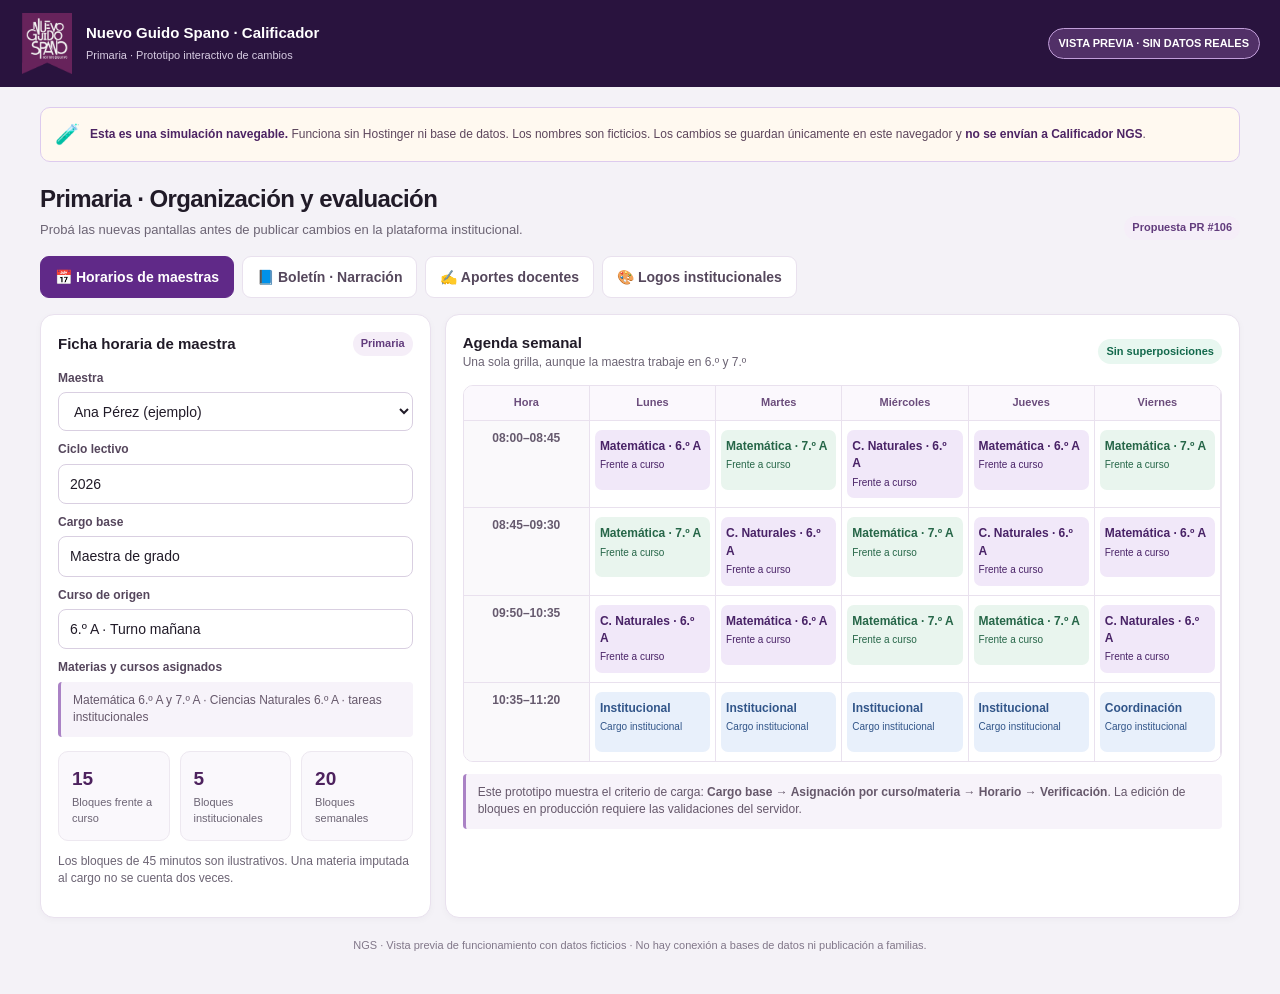
<file: ngs-primaria-demo/index.html>
<!doctype html>
<html lang="es">
<head>
<meta charset="UTF-8" />
<meta name="viewport" content="width=device-width, initial-scale=1" />
<meta name="robots" content="noindex, nofollow" />
<meta name="description" content="Demostración interactiva de Primaria NGS, sin acceso a datos reales." />
<title>NGS | Vista previa de Primaria: horarios y narraciones</title>
<style>
:root{--purple:#602988;--dark:#29133e;--pale:#f7f3fa;--line:#e9e1ee;--ink:#211b28;--muted:#6c6474;--green:#13694c;--blue:#31599d;--amber:#b66b1c;--white:#fff;--radius:14px}*{box-sizing:border-box}body{margin:0;background:#f4f2f7;color:var(--ink);font-family:Inter,"Segoe UI",Arial,sans-serif;line-height:1.45;font-size:14px}button,select,input,textarea{font:inherit}button{cursor:pointer}button:focus-visible,select:focus-visible,textarea:focus-visible{outline:3px solid #c4a8df;outline-offset:2px}.top{background:var(--dark);color:white;min-height:70px;display:flex;align-items:center;justify-content:space-between;gap:10px;padding:13px max(20px,calc((100vw - 1240px)/2))}.brand{display:flex;align-items:center;gap:12px}.logo{border:1px solid #a88cba;background:white;color:var(--purple);font-size:14px;font-weight:900;border-radius:9px;width:42px;height:42px;display:grid;place-items:center;letter-spacing:-1px}.brand strong{display:block;font-size:15px}.brand span{font-size:11px;color:#d8cde3}.preview-badge{border:1px solid #c19ed9;border-radius:100px;font-size:11px;font-weight:750;padding:7px 10px;background:#513067;white-space:nowrap}.wrap{max-width:1240px;margin:0 auto;padding:20px}.alert{border:1px solid #ddcbee;background:#fff9f0;padding:12px 14px;color:#5d465c;border-radius:10px;display:flex;align-items:center;gap:10px;font-size:12px}.alert b{color:#4d2463}.hero{margin:20px 0 16px;display:flex;align-items:end;justify-content:space-between;gap:15px}.hero h1{margin:0;font-size:24px;letter-spacing:-.6px}.hero p{margin:4px 0 0;color:var(--muted);font-size:13px}.tabs{display:flex;gap:8px;flex-wrap:wrap;padding-bottom:16px}.tab{border:1px solid var(--line);border-radius:9px;padding:10px 14px;background:#fff;color:#55475c;font-weight:750}.tab[aria-selected=true]{background:var(--purple);color:white;border-color:var(--purple)}.view{display:none}.view.active{display:block}.grid{display:grid;grid-template-columns:repeat(12,minmax(0,1fr));gap:14px}.card{border:1px solid var(--line);background:white;border-radius:var(--radius);box-shadow:0 2px 7px #25143308;padding:17px}.card h2{font-size:15px;margin:0 0 12px}.card h3{font-size:13px;margin:0 0 8px}.sub{color:var(--muted);font-size:12px}.field{display:flex;flex-direction:column;gap:5px;min-width:0}.field label{font-size:12px;font-weight:750;color:#55465c}select,input,textarea{min-height:39px;border-radius:8px;border:1px solid #d9cfe1;background:white;padding:9px 11px;color:var(--ink);max-width:100%;width:100%}textarea{min-height:148px;resize:vertical;line-height:1.65}select:disabled,textarea:disabled{background:#f7f5f8;color:#79717b}.button{border-radius:8px;border:1px solid #d9c9e6;background:#fff;color:var(--purple);padding:9px 12px;font-weight:750}.button.primary{background:var(--purple);border-color:var(--purple);color:white}.button.green{background:var(--green);border-color:var(--green);color:white}.button.warn{background:#fff9ed;color:#8b560c;border-color:#f2d9ad}.button:disabled{opacity:.45;cursor:not-allowed}.row{display:flex;align-items:center;gap:9px;flex-wrap:wrap}.between{justify-content:space-between}.kv{border-radius:10px;background:#faf8fc;border:1px solid #ede8f0;padding:13px}.kv b{display:block;font-size:19px;color:#4d225e}.kv span{display:block;font-size:11px;color:var(--muted);margin-top:3px}.stats{display:grid;grid-template-columns:repeat(3,1fr);gap:10px;margin-top:14px}.pill{font-size:11px;font-weight:750;border-radius:40px;padding:4px 8px;background:#f5eef8;color:#623c7d}.pill.green{background:#e8f7f0;color:#126548}.pill.orange{background:#fff2d9;color:#95600d}.small-note{background:var(--pale);border-left:3px solid #aa82c5;padding:10px 12px;border-radius:4px;font-size:12px;color:#66586b}.section-title{display:flex;align-items:center;justify-content:space-between;gap:10px;margin-bottom:14px}.section-title h2{margin:0}.schedule-scroll{overflow:auto;border:1px solid var(--line);border-radius:10px}.schedule{min-width:600px;border-collapse:separate;border-spacing:0;width:100%;table-layout:fixed;font-size:12px}.schedule th,.schedule td{padding:9px 5px;border-bottom:1px solid var(--line);border-right:1px solid var(--line);vertical-align:top;text-align:center}.schedule th{background:#fbf8fd;color:#6b4d7c;font-size:11px}.schedule tr:last-child td{border-bottom:0}.schedule tr td:first-child{font-weight:700;color:#665a6e;background:#faf9fb;width:65px}.lesson{padding:8px 5px;border-radius:7px;text-align:left;min-height:60px;background:#f1e8f9;color:#492367}.lesson b,.lesson span{display:block}.lesson span{font-size:10px;margin-top:3px}.lesson.inst{background:#e8f0fb;color:#315589}.lesson.other{background:#e9f5ee;color:#266648}.lesson.blank{background:#fafafa;color:#a8a1ad}.column-stack{display:flex;flex-direction:column;gap:10px}.contrib{padding:11px 12px;border:1px solid var(--line);border-radius:9px;background:#faf9fc;margin-bottom:9px}.contrib b{font-size:12px}.contrib p{white-space:pre-wrap;margin:5px 0 0;font-size:12px;color:#56505d}.note-status{font-size:12px;color:var(--muted)}.note-status strong{color:var(--purple)}.completion{font-size:11px;padding:5px 8px;border-radius:100px;font-weight:700}.completion.pending{color:#8d5a12;background:#fff2df}.completion.valid{color:#13694c;background:#e8f7f0}.preview{background:#fff;box-shadow:0 12px 45px #2112292e;border-radius:13px;padding:23px;max-width:660px;margin:0 auto}.preview h1{text-align:center;font-size:21px;color:#47265c}.preview h2{font-size:14px;margin:23px 0 8px;border-bottom:1px solid #ded3e7;padding-bottom:6px}.preview p{white-space:pre-wrap}.preview table{border-collapse:collapse;width:100%;font-size:12px}.preview td{padding:9px 6px;border-bottom:1px solid #eee}.overlay{display:none;position:fixed;inset:0;background:#120c1ac2;z-index:30;padding:18px;overflow:auto}.overlay.open{display:block}.overlaybar{max-width:720px;margin:0 auto 10px;display:flex;justify-content:space-between;align-items:center;color:#fff;gap:12px}.overlaybar button{background:#fff;color:#271337}.toast{position:fixed;right:18px;bottom:18px;padding:13px 17px;background:#29133e;color:white;border-radius:10px;box-shadow:0 8px 30px #2112294d;z-index:50;display:none;max-width:min(430px,calc(100vw - 36px))}.footer{font-size:11px;color:#817789;padding:20px 0;text-align:center}@media(max-width:850px){.wrap{padding:12px}.top{padding:12px}.grid{gap:10px}.full-m{grid-column:1/-1!important}.hero h1{font-size:21px}.tab{font-size:12px;padding:9px 11px}}@media(max-width:580px){.stats{grid-template-columns:1fr 1fr 1fr;gap:6px}.kv{padding:9px}.kv b{font-size:16px}.card{padding:12px}.hero{align-items:start}.preview-badge{font-size:9px;padding:6px 7px}.brand span{display:none}.grid{display:block}.grid>.card{margin-bottom:12px}.section-title{align-items:start}.row{gap:6px}.button{font-size:12px;padding:9px 10px}}@media print{.top,.tabs,.alert,.hero,.footer,.overlaybar{display:none!important}.overlay{position:static;background:white;padding:0;display:block!important}.preview{box-shadow:none;max-width:none}.wrap{display:none}}

.brand img.logo{width:54px!important;min-width:54px!important;height:61px!important;object-fit:contain!important;background:transparent!important;border:0!important;border-radius:0!important;box-shadow:none!important;display:block!important;}
.preview-brand{display:flex;align-items:center;gap:18px;border-bottom:2px solid #e0d2e7;padding-bottom:15px;margin-bottom:13px;}
.preview-brand>img{display:block;width:74px;height:91px;object-fit:contain;flex:0 0 auto;}
.preview-brand h1{margin:0 0 5px;text-align:left;font-size:19px;}
.logo-grid{display:grid;grid-template-columns:repeat(2,minmax(0,1fr));gap:18px;margin:14px 0;}
.logo-choice{display:block;cursor:pointer;}
.logo-choice>input{width:auto;margin-right:8px;vertical-align:top;}
.logo-choice>span{display:inline-flex;flex-direction:column;gap:7px;width:calc(100% - 30px);border:1px solid #e3d6ee;border-radius:14px;padding:16px;align-items:center;background:#fbf9fd;}
.logo-choice:has(input:checked)>span{border:2px solid #602988;background:#f9f3fc;}
.logo-choice img{height:210px;max-width:100%;object-fit:contain;}
.logo-choice strong{font-size:15px;color:#53296d;}.logo-choice small{text-align:center;color:#6b6470;}
@media(max-width:580px){.logo-grid{grid-template-columns:1fr}.brand img.logo{width:44px!important;height:52px!important;min-width:44px!important}.preview-brand>img{width:60px;height:78px}}
</style>
</head>
<body>
<header class="top"><div class="brand"><img id="brandLogo" class="logo" alt="Logo institucional Nuevo Guido Spano" src="[data-uri]" /><div><strong>Nuevo Guido Spano · Calificador</strong><span>Primaria · Prototipo interactivo de cambios</span></div></div><div class="preview-badge">VISTA PREVIA · SIN DATOS REALES</div></header>
<main class="wrap"><div class="alert"><span style="font-size:20px">🧪</span><div><b>Esta es una simulación navegable.</b> Funciona sin Hostinger ni base de datos. Los nombres son ficticios. Los cambios se guardan únicamente en este navegador y <b>no se envían a Calificador NGS</b>.</div></div>
<div class="hero"><div><h1>Primaria · Organización y evaluación</h1><p>Probá las nuevas pantallas antes de publicar cambios en la plataforma institucional.</p></div><span class="pill">Propuesta PR #106</span></div>
<nav class="tabs" role="tablist" aria-label="Vistas del prototipo"><button class="tab" data-view="horarios" role="tab" aria-selected="true">📅 Horarios de maestras</button><button class="tab" data-view="boletines" role="tab" aria-selected="false">📘 Boletín · Narración</button><button class="tab" data-view="docentes" role="tab" aria-selected="false">✍️ Aportes docentes</button><button class="tab" data-view="logos" role="tab" aria-selected="false">🎨 Logos institucionales</button></nav>
<section id="horarios" class="view active" aria-label="Horarios de maestras"><div class="grid"><div class="card full-m" style="grid-column:span 4"><div class="section-title"><h2>Ficha horaria de maestra</h2><span class="pill">Primaria</span></div><div class="column-stack"><div class="field"><label>Maestra</label><select id="horTeacher"><option value="ana">Ana Pérez (ejemplo)</option><option value="laura">Laura Díaz (ejemplo)</option></select></div><div class="field"><label>Ciclo lectivo</label><input value="2026" disabled></div><div class="field"><label>Cargo base</label><input id="horCharge" disabled></div><div class="field"><label>Curso de origen</label><input id="horOrigin" disabled></div><div class="field"><label>Materias y cursos asignados</label><div class="small-note" id="horAssignments"></div></div></div><div class="stats"><div class="kv"><b>15</b><span>Bloques frente a curso</span></div><div class="kv"><b>5</b><span>Bloques institucionales</span></div><div class="kv"><b>20</b><span>Bloques semanales</span></div></div><p class="sub">Los bloques de 45 minutos son ilustrativos. Una materia imputada al cargo no se cuenta dos veces.</p></div><div class="card full-m" style="grid-column:span 8"><div class="section-title"><div><h2>Agenda semanal</h2><div class="sub">Una sola grilla, aunque la maestra trabaje en 6.º y 7.º</div></div><span class="completion valid">Sin superposiciones</span></div><div class="schedule-scroll"><table class="schedule"><thead><tr><th>Hora</th><th>Lunes</th><th>Martes</th><th>Miércoles</th><th>Jueves</th><th>Viernes</th></tr></thead><tbody id="horGrid"></tbody></table></div><p class="small-note">Este prototipo muestra el criterio de carga: <strong>Cargo base → Asignación por curso/materia → Horario → Verificación</strong>. La edición de bloques en producción requiere las validaciones del servidor.</p></div></div></section>
<section id="boletines" class="view" aria-label="Boletín con narración"><div class="grid"><div class="card full-m" style="grid-column:span 4"><div class="section-title"><h2>Boletín del estudiante</h2><span class="pill">Primaria</span></div><div class="column-stack"><div class="field"><label>Estudiante</label><select id="bulStudent"><option value="martina">Martina Ríos · 6.º A</option><option value="lucas">Lucas Fernández · 6.º A</option></select></div><div class="field"><label>Bimestre</label><select id="bulPeriod"><option value="1">1.º bimestre</option><option value="2">2.º bimestre</option><option value="3">3.º bimestre</option><option value="4">4.º bimestre</option></select></div><div class="field"><label>Maestra referente del curso</label><select id="bulReference"><option value="ana">Ana Pérez</option><option value="laura">Laura Díaz</option></select></div><div class="small-note">La referente consolida la narración final; las otras docentes pueden aportar observaciones.</div><div class="field"><label>Estado de la narración</label><div id="bulStatus" class="note-status"></div></div></div></div><div class="card full-m" style="grid-column:span 8"><div class="section-title"><div><h2>Narración pedagógica del bimestre <span style="color:#a52e4c">*</span></h2><div class="sub">Obligatoria para validar el cierre, independiente del informe descriptivo.</div></div><span class="completion pending" id="bulBadge">Pendiente</span></div><p class="sub">Describí avances en los aprendizajes, acompañamientos y desafíos del próximo período con lenguaje pedagógico propio de la escuela.</p><div class="field"><label for="bulText">Narración individual</label><textarea id="bulText" maxlength="6000" placeholder="Durante este bimestre se observaron avances en..."></textarea></div><div class="row between" style="margin-top:7px"><span class="sub" id="bulCounter">0 / 6000 caracteres</span><span class="sub">Mínimo para validar: 30 caracteres</span></div><div class="row" style="margin:14px 0 0"><button class="button primary" id="bulSave">Guardar borrador</button><button class="button green" id="bulValidate">Validar narración</button><button class="button warn" id="bulRectify">Rectificar</button><button class="button" id="bulPreview">Vista previa del boletín</button></div><p class="note-status" id="bulVersion" style="margin-bottom:0"></p></div><div class="card full-m" style="grid-column:span 8"><h2>Contribuciones de las docentes al bimestre</h2><div id="bulContribs"></div></div><div class="card full-m" style="grid-column:span 4"><h2>Informe descriptivo</h2><p class="sub">Sigue siendo un documento separado y opcional, asociado a la trayectoria del estudiante. No reemplaza la narración del boletín.</p><div class="kv"><b>Documento complementario</b><span>Se conserva su historial propio.</span></div></div></div></section>
<section id="docentes" class="view" aria-label="Aportes docentes"><div class="grid"><div class="card full-m" style="grid-column:span 4"><h2>Portal docente · Primaria</h2><div class="column-stack"><div class="field"><label>Docente</label><select id="docTeacher"><option value="ana">Ana Pérez · Matemática</option><option value="laura">Laura Díaz · Prácticas del Lenguaje</option></select></div><div class="field"><label>Estudiante</label><select id="docStudent"><option value="martina">Martina Ríos</option><option value="lucas">Lucas Fernández</option></select></div><div class="field"><label>Bimestre</label><select id="docPeriod"><option value="1">1.º bimestre</option><option value="2">2.º bimestre</option><option value="3">3.º bimestre</option><option value="4">4.º bimestre</option></select></div></div></div><div class="card full-m" style="grid-column:span 8"><div class="section-title"><h2>Aporte a la narración</h2><span class="pill">Colaborativo</span></div><p class="sub">Cada maestra guarda su aporte por separado. No modifica la narración final que valida Conducción.</p><div class="field"><label for="docText">Observaciones del área o de la trayectoria</label><textarea id="docText" placeholder="La estudiante avanzó en..."></textarea></div><div class="row" style="margin-top:12px"><button class="button primary" id="docSave">Guardar aporte</button><span class="sub" id="docSaved"></span></div></div></div></section>

<section id="logos" class="view" aria-label="Comparación de logos institucionales">
 <div class="card">
  <div class="section-title"><h2>Identidad visual de Nuevo Guido Spano</h2><span class="pill">Previsualización, no cambia producción</span></div>
  <p class="sub">Ambos son archivos institucionales facilitados anteriormente. La variante violeta mantiene coherencia con el diseño actual; podés comparar y cambiar cómo se ve en la maqueta y el boletín.</p>
  <div class="logo-grid">
   <label class="logo-choice"><input type="radio" name="logoVersion" value="violeta" checked /><span><img src="[data-uri]" alt="Logo institucional violeta"><strong>Violeta</strong><small>Opción predeterminada para Calificador</small></span></label>
   <label class="logo-choice"><input type="radio" name="logoVersion" value="magenta" /><span><img src="[data-uri]" alt="Logo institucional magenta"><strong>Magenta</strong><small>Variante alternativa institucional</small></span></label>
  </div>
  <div class="small-note">El logo tiene proporción vertical; se muestra completo, sin recorte. Esta pantalla sustituye al recuadro ficticio «NGS» que tenía la maqueta anterior.</div>
 </div>
</section>
<div class="footer">NGS · Vista previa de funcionamiento con datos ficticios · No hay conexión a bases de datos ni publicación a familias.</div></main>
<div class="overlay" id="previewOverlay" role="dialog" aria-modal="true" aria-label="Vista previa de boletín"><div class="overlaybar"><strong>Vista previa · documento no publicado</strong><div class="row"><button class="button" id="previewPrint">Imprimir/PDF</button><button class="button" id="previewClose">Cerrar</button></div></div><div class="preview" id="previewDoc"></div></div>
<div class="toast" id="toast" role="status"></div>
<script>
(function(){'use strict';const $=s=>document.querySelector(s),$$=s=>Array.from(document.querySelectorAll(s));const initial='Durante este bimestre se observaron avances en la autonomía, la participación y la resolución de actividades. Se propone continuar fortaleciendo la organización de las tareas, el intercambio con otros y la revisión de sus producciones.';
const names={martina:'Martina Ríos',lucas:'Lucas Fernández'},teacherNames={ana:'Ana Pérez',laura:'Laura Díaz'};let state={narrations:{'martina:2':{text:initial,status:'draft',version:0,versions:[]}},contributions:{'martina:2:ana':'En Matemática se observaron avances en la resolución de problemas y la explicación de estrategias.', 'martina:2:laura':'En Prácticas del Lenguaje mejoró la lectura compartida y la revisión de textos.'},reference:'ana'};try{let stored=localStorage.getItem('ngs-primaria-preview-v1');if(stored){let data=JSON.parse(stored);if(data&&typeof data==='object')state={...state,...data}}}catch(e){}function persist(){try{localStorage.setItem('ngs-primaria-preview-v1',JSON.stringify(state))}catch(e){}}function esc(t){return String(t==null?'':t).replace(/[&<>"']/g,c=>({'&':'&amp;','<':'&lt;','>':'&gt;','"':'&quot;',"'":'&#39;'}[c]))}function toast(t){const x=$('#toast');x.textContent=t;x.style.display='block';clearTimeout(toast.t);toast.t=setTimeout(()=>x.style.display='none',3400)}function key(s,p){return s+':'+p}function nowRecord(){return state.narrations[key($('#bulStudent').value,$('#bulPeriod').value)]||{text:'',status:'empty',version:0,versions:[]}}function student(){return $('#bulStudent').value}function period(){return $('#bulPeriod').value}function periodLabel(id){return id+'º bimestre'}
$$('.tab').forEach(b=>b.addEventListener('click',()=>{const id=b.dataset.view;$$('.tab').forEach(t=>t.setAttribute('aria-selected',String(t===b)));$$('.view').forEach(v=>v.classList.toggle('active',v.id===id));if(id==='boletines')renderBulletin();if(id==='docentes')renderDocContribution()}));
const schedule={ana:{cargo:'Maestra de grado',origin:'6.º A · Turno mañana',assign:'Matemática 6.º A y 7.º A · Ciencias Naturales 6.º A · tareas institucionales',grid:[['Matemática · 6.º A','Matemática · 7.º A','C. Naturales · 6.º A','Matemática · 6.º A','Matemática · 7.º A'],['Matemática · 7.º A','C. Naturales · 6.º A','Matemática · 7.º A','C. Naturales · 6.º A','Matemática · 6.º A'],['C. Naturales · 6.º A','Matemática · 6.º A','Matemática · 7.º A','Matemática · 7.º A','C. Naturales · 6.º A'],['Institucional','Institucional','Institucional','Institucional','Coordinación']]},laura:{cargo:'Maestra de grado',origin:'7.º A · Turno mañana',assign:'Prácticas del Lenguaje 6.º A y 7.º A · Ciencias Sociales 7.º A · tareas institucionales',grid:[['Lengua · 7.º A','Lengua · 6.º A','C. Sociales · 7.º A','Lengua · 7.º A','Lengua · 6.º A'],['Lengua · 6.º A','C. Sociales · 7.º A','Lengua · 6.º A','C. Sociales · 7.º A','Lengua · 7.º A'],['C. Sociales · 7.º A','Lengua · 7.º A','Lengua · 6.º A','Lengua · 6.º A','C. Sociales · 7.º A'],['Institucional','Institucional','Institucional','Institucional','Coordinación']]}};
function renderHours(){const h=schedule[$('#horTeacher').value];$('#horCharge').value=h.cargo;$('#horOrigin').value=h.origin;$('#horAssignments').textContent=h.assign;$('#horGrid').innerHTML=h.grid.map((r,i)=>'<tr><td>'+['08:00–08:45','08:45–09:30','09:50–10:35','10:35–11:20'][i]+'</td>'+r.map(t=>'<td><div class="lesson '+(t==='Institucional'||t==='Coordinación'?'inst':t.includes('7.º')?'other':'')+'"><b>'+esc(t)+'</b><span>'+(/Institucional|Coordinación/.test(t)?'Cargo institucional':'Frente a curso')+'</span></div></td>').join('')+'</tr>').join('')}$('#horTeacher').addEventListener('change',renderHours);renderHours();
function renderContrib(){const s=student(),p=period();let list=Object.entries(state.contributions).filter(([k])=>k.startsWith(key(s,p)+':')).map(([k,v])=>({teacher:k.split(':')[2],text:v}));$('#bulContribs').innerHTML=list.length?list.map(c=>'<div class="contrib"><b>'+esc(teacherNames[c.teacher]||c.teacher)+'</b><p>'+esc(c.text)+'</p></div>').join(''):'<div class="sub">Todavía no hay aportes cargados para este bimestre.</div>'}
function renderBulletin(){const n=nowRecord();$('#bulText').value=n.text;$('#bulText').disabled=n.status==='validated';$('#bulCounter').textContent=n.text.length+' / 6000 caracteres';$('#bulReference').value=state.reference;$('#bulStatus').innerHTML=n.status==='validated'?'<strong>Validada</strong> · lista para el cierre':n.status==='draft'?'<strong>Borrador</strong> · requiere validación':'<strong>Sin iniciar</strong> · narración pendiente';$('#bulVersion').textContent=n.version?'Versión validada: '+n.version+'. Las versiones anteriores se conservan en esta simulación.':'Sin versiones oficiales';const badge=$('#bulBadge');badge.className='completion '+(n.status==='validated'?'valid':'pending');badge.textContent=n.status==='validated'?'Validada':n.status==='draft'?'Borrador':'Pendiente';$('#bulSave').disabled=n.status==='validated';$('#bulValidate').disabled=n.status==='validated';$('#bulRectify').disabled=n.status!=='validated';renderContrib()}
['bulStudent','bulPeriod'].forEach(id=>$('#'+id).addEventListener('change',renderBulletin));$('#bulReference').addEventListener('change',()=>{state.reference=$('#bulReference').value;persist();toast('Referente actualizada en esta demostración')});$('#bulText').addEventListener('input',()=>$('#bulCounter').textContent=$('#bulText').value.length+' / 6000 caracteres');$('#bulSave').addEventListener('click',()=>{const k=key(student(),period());const n=nowRecord();state.narrations[k]={...n,text:$('#bulText').value,status:'draft'};persist();renderBulletin();toast('Borrador guardado en este navegador')});$('#bulValidate').addEventListener('click',()=>{const value=$('#bulText').value.trim();if(value.length<30){toast('Para validar, escribí una narración de al menos 30 caracteres.');return}const k=key(student(),period());const n=nowRecord();const version=(n.version||0)+1;state.narrations[k]={...n,text:value,version,status:'validated',versions:[...(n.versions||[]),{version,text:value,at:new Date().toISOString()}]};persist();renderBulletin();toast('Narración validada (simulación) · versión '+version)});$('#bulRectify').addEventListener('click',()=>{const k=key(student(),period()),n=nowRecord();if(n.status!=='validated')return;state.narrations[k]={...n,status:'draft'};persist();renderBulletin();toast('Rectificación abierta, versión anterior conservada')});
function renderDocContribution(){let k=key($('#docStudent').value,$('#docPeriod').value)+':'+$('#docTeacher').value;$('#docText').value=state.contributions[k]||'';$('#docSaved').textContent=state.contributions[k]?'Aporte guardado anteriormente':'Sin aporte guardado'}['docTeacher','docStudent','docPeriod'].forEach(id=>$('#'+id).addEventListener('change',renderDocContribution));$('#docSave').addEventListener('click',()=>{const k=key($('#docStudent').value,$('#docPeriod').value)+':'+$('#docTeacher').value;state.contributions[k]=$('#docText').value.trim();persist();$('#docSaved').textContent='Aporte guardado localmente';toast('Aporte docente guardado, sin afectar la narración final')});
$('#bulPreview').addEventListener('click',()=>{let n=nowRecord(),p=period(),s=student();$('#previewDoc').innerHTML='<div class="preview-brand"><img alt="Logo institucional Nuevo Guido Spano" src="'+$('#brandLogo').src+'"><div><h1>Nuevo Guido Spano</h1><div style="text-align:left;color:#75677e;font-size:12px">Boletín · Primaria · Ciclo 2026<br>VISTA PREVIA DE PRUEBA · NO PUBLICADO</div></div></div><h2>Datos del estudiante</h2><p><strong>'+esc(names[s])+'</strong><br>6.º grado A · '+esc(periodLabel(p))+'</p><h2>Valoraciones pedagógicas</h2><table><tr><td>Prácticas del Lenguaje</td><td>En proceso de consolidación</td></tr><tr><td>Matemática</td><td>Avances sostenidos</td></tr><tr><td>Ciencias Sociales</td><td>Participación activa</td></tr><tr><td>Ciencias Naturales</td><td>Avances sostenidos</td></tr></table><h2>Narración pedagógica · '+esc(periodLabel(p))+'</h2><p>'+(n.text?esc(n.text):'<em>Pendiente de redacción</em>')+'</p><div class="sub">Estado: '+esc(n.status==='validated'?'Validada (simulación)':n.status==='draft'?'Borrador (simulación)':'Pendiente')+' · Maestra referente: '+esc(teacherNames[state.reference])+'</div><div class="small-note" style="margin-top:20px">Documento ilustrativo. Esta vista previa no equivale a la publicación real del boletín ni incluye datos de estudiantes reales.</div>';$('#previewOverlay').classList.add('open')});$('#previewClose').addEventListener('click',()=>$('#previewOverlay').classList.remove('open'));$('#previewPrint').addEventListener('click',()=>window.print());$('#previewOverlay').addEventListener('click',e=>{if(e.target.id==='previewOverlay')$('#previewOverlay').classList.remove('open')});window.addEventListener('keydown',e=>{if(e.key==='Escape')$('#previewOverlay').classList.remove('open')});const logos={violeta:'[data-uri]',magenta:'[data-uri]'};
const logoRadios=document.querySelectorAll('input[name="logoVersion"]');
logoRadios.forEach(r=>r.addEventListener('change',()=>{if(r.checked){document.querySelector('#brandLogo').src=logos[r.value]||logos.violeta;toast('Variante '+r.value+' aplicada solo en esta maqueta');}}));
renderDocContribution();renderBulletin();
})();
</script>
</body>
</html>
</file>
